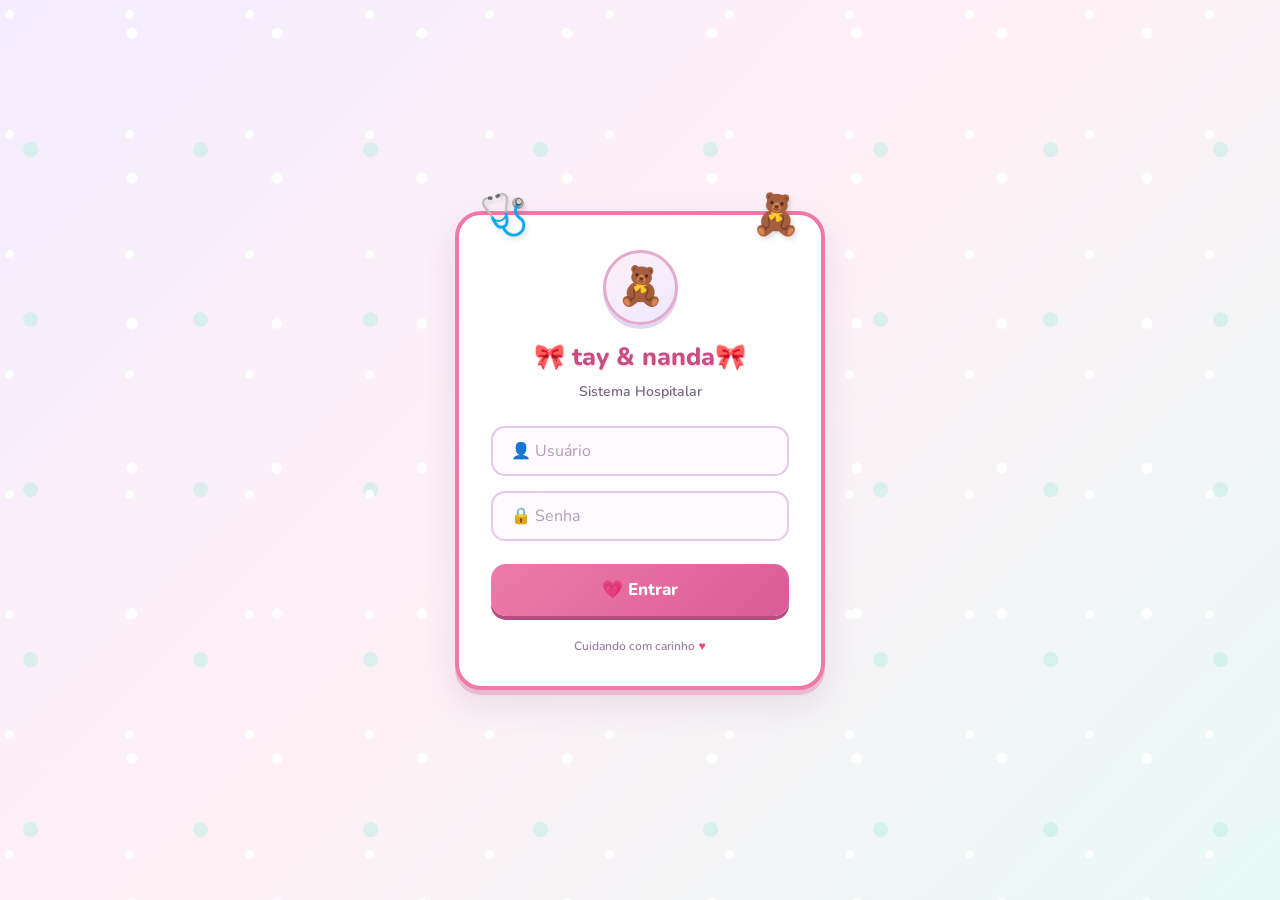
<file: frontend/index.html>
<!DOCTYPE html>
<html lang="pt-BR">
<head>
  <meta charset="UTF-8">
  <meta name="viewport" content="width=device-width, initial-scale=1.0">

  <title>Hospital Hello Kitty</title>

  <link rel="preconnect" href="https://fonts.googleapis.com">
  <link rel="preconnect" href="https://fonts.gstatic.com" crossorigin>
  <link href="https://fonts.googleapis.com/css2?family=Nunito:wght@400;600;700;800&display=swap" rel="stylesheet">

  <style>
    * {
      box-sizing: border-box;
    }

    body {
      margin: 0;
      min-height: 100vh;

      display: flex;
      align-items: center;
      justify-content: center;

      font-family: 'Nunito', sans-serif;

      background:
        radial-gradient(circle at 15% 20%, #ffffff 0 4px, transparent 5px),
        radial-gradient(circle at 80% 25%, #ffffff 0 5px, transparent 6px),
        radial-gradient(circle at 30% 80%, #ffffff 0 3px, transparent 4px),
        linear-gradient(135deg, #ffd9e8, #fff3f8);

      background-size:
        100px 100px,
        130px 130px,
        90px 90px,
        cover;
    }

    /* Cartão principal */
    .container {
      width: 370px;
      padding: 35px 32px 32px;

      background: rgba(255, 255, 255, 0.97);

      border: 4px solid #ff9fbe;
      border-radius: 30px;

      box-shadow:
        0 15px 35px rgba(214, 91, 132, 0.25),
        0 5px 0 #ffb8cf;

      text-align: center;

      position: relative;
    }

    /* Laços decorativos */
    .container::before,
    .container::after {
      content: "🎀";

      position: absolute;
      top: -27px;

      font-size: 40px;

      filter: drop-shadow(2px 3px 2px rgba(0, 0, 0, 0.12));
    }

    .container::before {
      left: 20px;
    }

    .container::after {
      right: 20px;
    }

    /* Título */
    h2 {
      margin: 8px 0 8px;

      color: #e83f78;

      font-size: 25px;
      font-weight: 800;

      text-shadow: 1px 2px 0 #ffd1e0;
    }

    .subtitulo {
      margin-bottom: 25px;

      color: #c97895;
      font-size: 14px;
      font-weight: 600;
    }

    /* Ícone médico */
    .icone-medico {
      width: 75px;
      height: 75px;

      margin: 0 auto 15px;

      display: flex;
      align-items: center;
      justify-content: center;

      background: #ffe5ef;

      border: 3px solid #ffabc6;
      border-radius: 50%;

      font-size: 38px;

      box-shadow: 0 5px 0 #ffc5d8;
    }

    /* Campos */
    input {
      width: 100%;
      height: 50px;

      margin-bottom: 15px;
      padding: 0 18px;

      border: 2px solid #ffc1d5;
      border-radius: 18px;

      background: #fff8fb;

      color: #8b3b59;

      font-family: 'Nunito', sans-serif;
      font-size: 16px;

      outline: none;

      transition: 0.2s;
    }

    input::placeholder {
      color: #d99aae;
    }

    input:focus {
      border-color: #f36d9a;

      background: #ffffff;

      box-shadow:
        0 0 0 4px rgba(243, 109, 154, 0.12);
    }

    /* Botão */
    button {
      width: 100%;
      height: 52px;

      margin-top: 8px;

      border: none;
      border-radius: 20px;

      background: linear-gradient(
        135deg,
        #f45183,
        #e93670
      );

      color: white;

      font-family: 'Nunito', sans-serif;
      font-size: 17px;
      font-weight: 800;

      cursor: pointer;

      box-shadow: 0 5px 0 #bd2859;

      transition: 0.15s;
    }

    button:hover {
      transform: translateY(-2px);

      box-shadow: 0 7px 0 #bd2859;

      background: linear-gradient(
        135deg,
        #ff5d91,
        #ed3c76
      );
    }

    button:active {
      transform: translateY(3px);

      box-shadow: 0 2px 0 #bd2859;
    }

    /* Rodapé */
    .rodape {
      margin-top: 22px;

      color: #d28aa2;

      font-size: 12px;
      font-weight: 600;
    }

    .coracao {
      color: #ed477d;
    }

    /* Responsivo */
    @media (max-width: 450px) {
      .container {
        width: calc(100% - 30px);
        padding: 30px 25px;
      }

      h2 {
        font-size: 22px;
      }
    }
  </style>
  <link rel="stylesheet" href="css/tema-clinica.css">
</head>

<body>

  <div class="container">

    <div class="icone-medico">
      🩺
    </div>

    <h2>🎀 tay & nanda🎀</h2>

    <div class="subtitulo">
      Sistema Hospitalar
    </div>

    <input
      id="usuario"
      type="text"
      placeholder="👤 Usuário"
    >

    <input
      id="senha"
      type="password"
      placeholder="🔒 Senha"
    >

    <button onclick="login()">
      💗 Entrar
    </button>

    <div class="rodape">
      Cuidando com carinho <span class="coracao">♥</span>
    </div>

  </div>


  <script>
    function login() {

      fetch("/login", {
        method: "POST",

        headers: {
          "Content-Type": "application/json"
        },

        body: JSON.stringify({
          usuario: document.getElementById("usuario").value,
          senha: document.getElementById("senha").value
        })
      })

      .then(r => r.json())

      .then(data => {

        if (data.tipo === "triagem") {
          location.href = "triagem.html";
        }

        if (data.tipo === "medico") {
          location.href = "medico.html";
        }

        if (data.tipo === "atendimento") {
          location.href = "atendimento.html";
        }

      })

      .catch(error => {
        console.error("Erro no login:", error);

        alert("Não foi possível conectar ao servidor.");
      });
    }
  </script>

</body>
</html>
</file>
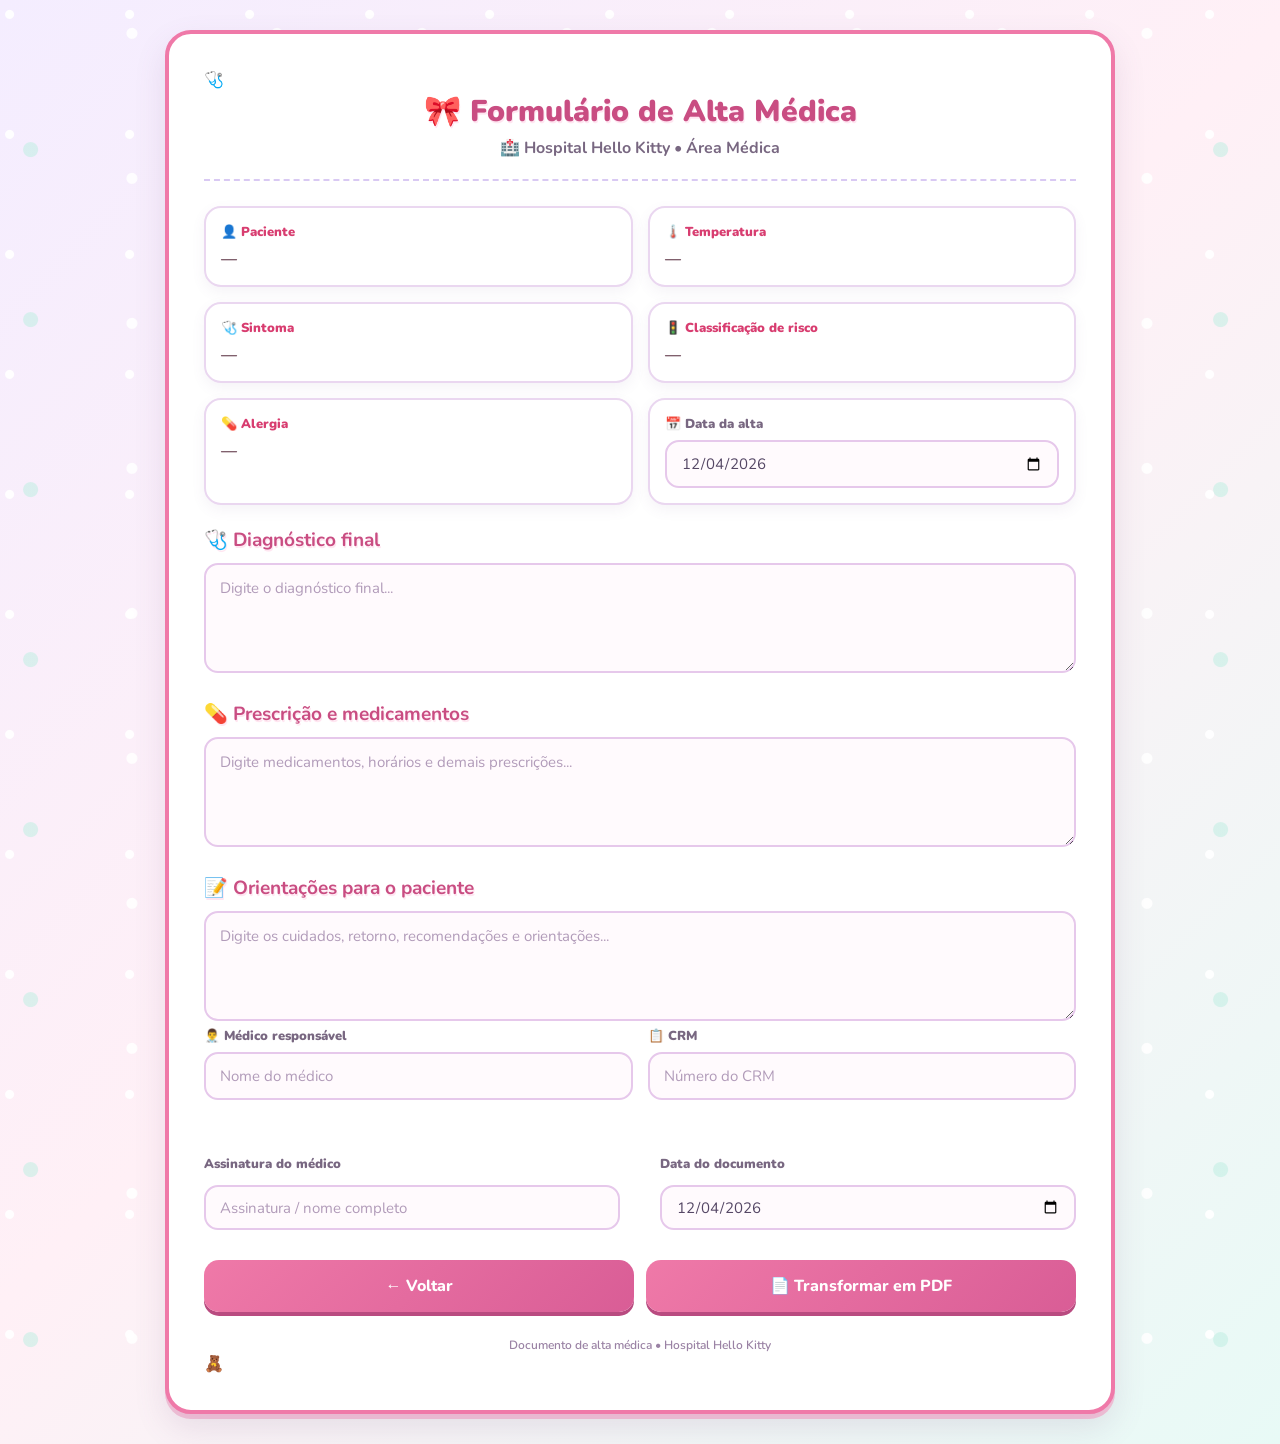
<file: frontend/alta.html>
<!DOCTYPE html>
<html lang="pt-BR">

<head>

  <meta charset="UTF-8">

  <meta
    name="viewport"
    content="width=device-width, initial-scale=1.0">

  <title>Alta Médica — Hospital Hello Kitty</title>

  <link rel="preconnect"
        href="https://fonts.googleapis.com">

  <link rel="preconnect"
        href="https://fonts.gstatic.com"
        crossorigin>

  <link
    href="https://fonts.googleapis.com/css2?family=Nunito:wght@400;600;700;800;900&display=swap"
    rel="stylesheet">


  <style>

    * { box-sizing: border-box; }

    body {
      margin: 0;
      min-height: 100vh;
      padding: 30px 15px;
      font-family: 'Nunito', sans-serif;
      background: linear-gradient(135deg, #ffd9e8, #fff3f8);
    }

    .container {
      width: 100%;
      max-width: 950px;
      margin: auto;
      padding: 35px;
      background: white;
      border: 4px solid #ff9fbe;
      border-radius: 30px;
      box-shadow: 0 15px 35px rgba(214,91,132,.22);
    }

    .cabecalho {
      text-align: center;
      border-bottom: 2px dashed #ffc1d5;
      padding-bottom: 20px;
      margin-bottom: 25px;
    }

    h1 {
      margin: 0;
      color: #e83f78;
      font-size: 30px;
      font-weight: 900;
    }

    .subtitulo {
      color: #c97895;
      margin-top: 5px;
      font-weight: 700;
    }

    .dados, .duas-colunas {
      display: grid;
      grid-template-columns: repeat(2, 1fr);
      gap: 15px;
      margin-bottom: 20px;
    }

    .campo {
      padding: 15px;
      background: #fff7fa;
      border: 2px solid #ffc5d8;
      border-radius: 16px;
    }

    .campo strong, label {
      display: block;
      color: #d83d70;
      font-size: 13px;
      font-weight: 900;
      margin-bottom: 7px;
    }

    .campo span {
      color: #6f4a59;
      font-weight: 700;
    }

    .secao { margin-top: 22px; }

    .secao h2 {
      color: #d83d70;
      font-size: 19px;
      margin-bottom: 10px;
    }

    textarea, input {
      width: 100%;
      padding: 13px 14px;
      border: 2px solid #ffc5d8;
      border-radius: 14px;
      font-family: 'Nunito', sans-serif;
      font-size: 15px;
      outline: none;
      color: #6f4a59;
      background: #fffafd;
    }

    textarea {
      min-height: 110px;
      resize: vertical;
    }

    input { height: 48px; }

    textarea:focus, input:focus {
      border-color: #f36d9a;
      box-shadow: 0 0 0 4px rgba(243,109,154,.10);
      background: white;
    }

    .botoes {
      display: flex;
      gap: 12px;
      margin-top: 30px;
    }

    button {
      flex: 1;
      height: 52px;
      border: none;
      border-radius: 17px;
      color: white;
      font-family: 'Nunito', sans-serif;
      font-size: 16px;
      font-weight: 900;
      cursor: pointer;
    }

    .btn-pdf {
      background: linear-gradient(135deg, #f45183, #e93670);
      box-shadow: 0 4px 0 #bd2859;
    }

    .btn-voltar {
      background: #ffabc6;
      box-shadow: 0 4px 0 #dc6d91;
    }

    .assinatura {
      margin-top: 55px;
      display: grid;
      grid-template-columns: 1fr 1fr;
      gap: 40px;
    }

    .assinatura input {
      height: 45px;
      margin-top: 5px;
    }

    .rodape {
      text-align: center;
      margin-top: 25px;
      color: #d28aa2;
      font-size: 12px;
      font-weight: 600;
    }

    @media print {
      @page { size: A4; margin: 15mm; }

      body {
        background: white;
        padding: 0;
      }

      .container {
        border: none;
        box-shadow: none;
        max-width: none;
        padding: 0;
      }

      .botoes, .rodape {
        display: none;
      }

      textarea, input {
        border: none;
        padding-left: 0;
        padding-right: 0;
        background: white;
      }

      .campo {
        break-inside: avoid;
      }
    }

    @media (max-width: 600px) {
      .container { padding: 22px; }
      .dados, .duas-colunas, .assinatura { grid-template-columns: 1fr; }
      .botoes { flex-direction: column; }
    }

  </style>

  <link rel="stylesheet" href="css/tema-clinica.css">
</head>


<body>


<div class="container">

  <div class="cabecalho">
    <h1>🎀 Formulário de Alta Médica</h1>
    <div class="subtitulo">🏥 Hospital Hello Kitty • Área Médica</div>
  </div>

  <div class="dados">

    <div class="campo">
      <strong>👤 Paciente</strong>
      <span id="nome">—</span>
    </div>

    <div class="campo">
      <strong>🌡️ Temperatura</strong>
      <span id="temperatura">—</span>
    </div>

    <div class="campo">
      <strong>🩺 Sintoma</strong>
      <span id="sintoma">—</span>
    </div>

    <div class="campo">
      <strong>🚦 Classificação de risco</strong>
      <span id="risco">—</span>
    </div>

    <div class="campo">
      <strong>💊 Alergia</strong>
      <span id="alergia">—</span>
    </div>

    <div class="campo">
      <label for="dataAlta">📅 Data da alta</label>
      <input type="date" id="dataAlta">
    </div>

  </div>

  <div class="secao">
    <h2>🩺 Diagnóstico final</h2>
    <textarea id="diagnostico" placeholder="Digite o diagnóstico final..."></textarea>
  </div>

  <div class="secao">
    <h2>💊 Prescrição e medicamentos</h2>
    <textarea id="medicacao" placeholder="Digite medicamentos, horários e demais prescrições..."></textarea>
  </div>

  <div class="secao">
    <h2>📝 Orientações para o paciente</h2>
    <textarea id="orientacoes" placeholder="Digite os cuidados, retorno, recomendações e orientações..."></textarea>
  </div>

  <div class="duas-colunas">
    <div>
      <label for="medico">👨‍⚕️ Médico responsável</label>
      <input id="medico" placeholder="Nome do médico">
    </div>

    <div>
      <label for="crm">📋 CRM</label>
      <input id="crm" placeholder="Número do CRM">
    </div>
  </div>

  <div class="assinatura">
    <div>
      <label for="assinaturaMedico">Assinatura do médico</label>
      <input id="assinaturaMedico" placeholder="Assinatura / nome completo">
    </div>

    <div>
      <label for="dataDocumento">Data do documento</label>
      <input id="dataDocumento" type="date">
    </div>
  </div>

  <div class="botoes">
    <button class="btn-voltar" onclick="window.close()">← Voltar</button>
    <button class="btn-pdf" onclick="gerarPDF()">📄 Transformar em PDF</button>
  </div>

  <div class="rodape">
    Documento de alta médica • Hospital Hello Kitty
  </div>

</div>

<script>

const dados = JSON.parse(localStorage.getItem("pacienteAlta"));

if (!dados) {
  alert("❌ Nenhum paciente foi selecionado.");
} else {
  document.getElementById("nome").textContent = dados.nome || "Não informado";
  document.getElementById("temperatura").textContent =
    dados.temperatura !== undefined && dados.temperatura !== ""
      ? dados.temperatura + "°C"
      : "Não informada";
  document.getElementById("sintoma").textContent = dados.sintoma || "Não informado";
  document.getElementById("risco").textContent = dados.risco || "Não informado";
  document.getElementById("alergia").textContent = dados.alergia || "Nenhuma";
}

const hoje = new Date();
const dataHoje = hoje.toISOString().split("T")[0];
document.getElementById("dataAlta").value = dataHoje;
document.getElementById("dataDocumento").value = dataHoje;

function gerarPDF() {
  const paciente = document.getElementById("nome").textContent;

  if (!paciente || paciente === "—") {
    alert("❌ Selecione um paciente antes de gerar a alta.");
    return;
  }

  const diagnostico = document.getElementById("diagnostico").value.trim();
  const medico = document.getElementById("medico").value.trim();

  if (!diagnostico) {
    alert("🩺 Preencha o diagnóstico final antes de gerar o PDF.");
    document.getElementById("diagnostico").focus();
    return;
  }

  if (!medico) {
    alert("👨‍⚕️ Informe o médico responsável antes de gerar o PDF.");
    document.getElementById("medico").focus();
    return;
  }

  // O navegador abre a impressão já formatada para A4.
  // Basta escolher "Salvar como PDF" para gerar o arquivo.
  window.print();
}

</script>


</body>

</html>
</file>
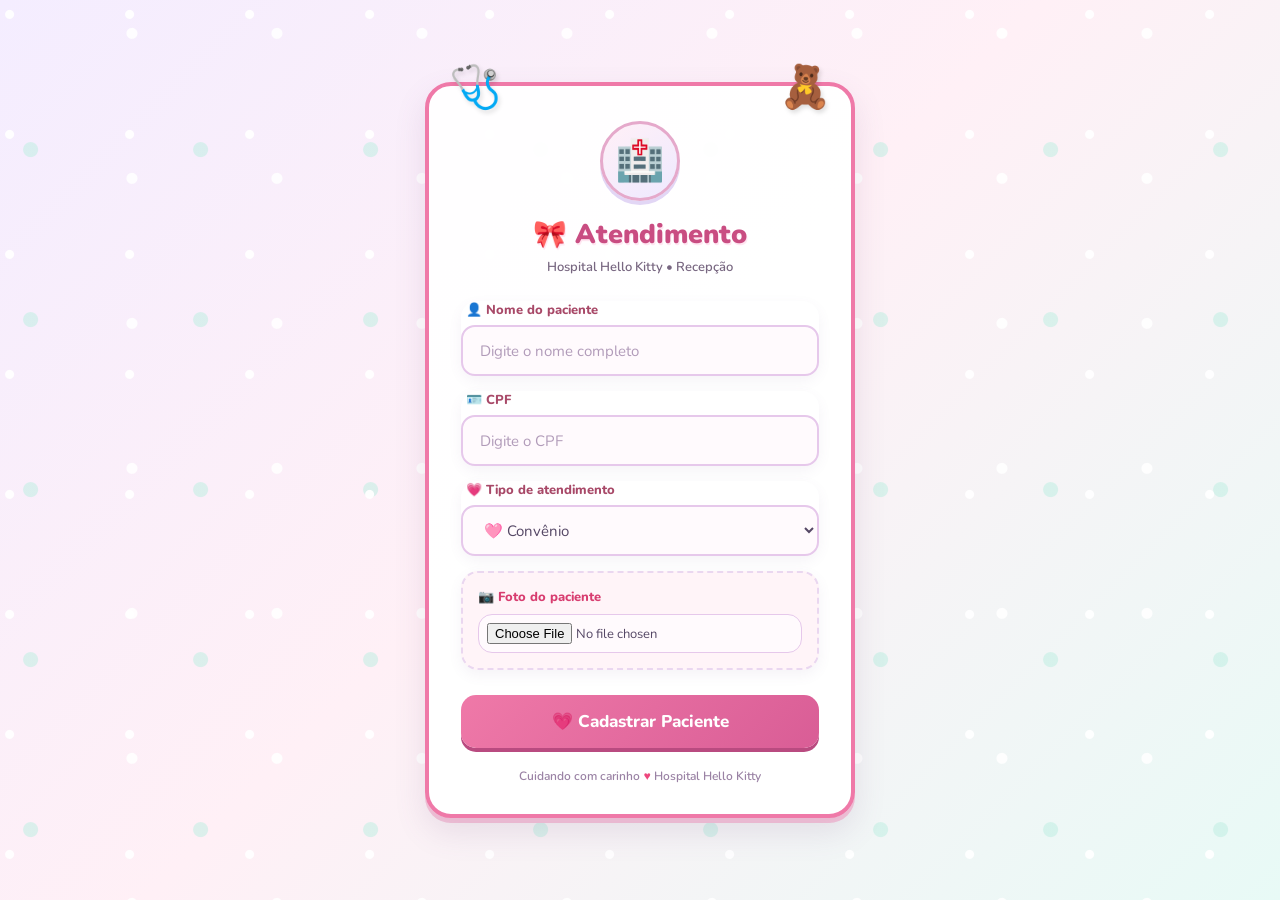
<file: frontend/atendimento.html>
<!DOCTYPE html>
<html lang="pt-BR">

<head>

  <meta charset="UTF-8">

  <meta name="viewport"
        content="width=device-width, initial-scale=1.0">

  <title>Atendimento — Hospital Hello Kitty</title>

  <link rel="preconnect"
        href="https://fonts.googleapis.com">

  <link rel="preconnect"
        href="https://fonts.gstatic.com"
        crossorigin>

  <link href="https://fonts.googleapis.com/css2?family=Nunito:wght@400;600;700;800;900&display=swap"
        rel="stylesheet">


  <style>

    * {
      box-sizing: border-box;
    }


    body {

      margin: 0;

      min-height: 100vh;

      display: flex;

      align-items: center;

      justify-content: center;

      padding: 25px 15px;

      font-family:
        'Nunito',
        sans-serif;

      background:

        radial-gradient(
          circle at 10% 15%,
          #ffffff 0 4px,
          transparent 5px
        ),

        radial-gradient(
          circle at 85% 20%,
          #ffffff 0 5px,
          transparent 6px
        ),

        radial-gradient(
          circle at 20% 80%,
          #ffffff 0 4px,
          transparent 5px
        ),

        radial-gradient(
          circle at 90% 75%,
          #ffffff 0 3px,
          transparent 4px
        ),

        linear-gradient(
          135deg,
          #ffd9e8,
          #fff3f8
        );

      background-size:
        110px 110px,
        140px 140px,
        90px 90px,
        120px 120px,
        cover;
    }


    /* =================================
       CONTAINER
    ================================= */

    .container {

      width: 100%;

      max-width: 430px;

      padding: 35px 32px 30px;

      background:
        rgba(255,255,255,.97);

      border: 4px solid #ff9fbe;

      border-radius: 30px;

      box-shadow:

        0 15px 35px
        rgba(214,91,132,.22),

        0 5px 0
        #ffb8cf;

      text-align: center;

      position: relative;
    }


    /* =================================
       LAÇOS
    ================================= */

    .container::before,
    .container::after {

      content: "🎀";

      position: absolute;

      top: -27px;

      font-size: 42px;

      filter:
        drop-shadow(
          2px 3px 2px
          rgba(0,0,0,.12)
        );
    }


    .container::before {
      left: 20px;
    }


    .container::after {
      right: 20px;
    }


    /* =================================
       ÍCONE
    ================================= */

    .icone {

      width: 80px;

      height: 80px;

      margin: 0 auto 15px;

      display: flex;

      align-items: center;

      justify-content: center;

      background: #ffe5ef;

      border: 3px solid #ffabc6;

      border-radius: 50%;

      font-size: 40px;

      box-shadow:
        0 5px 0 #ffc5d8;
    }


    /* =================================
       TÍTULO
    ================================= */

    h2 {

      margin: 0;

      color: #e83f78;

      font-size: 27px;

      font-weight: 900;

      text-shadow:
        1px 2px 0 #ffd1e0;
    }


    .subtitulo {

      margin-top: 5px;

      margin-bottom: 25px;

      color: #c97895;

      font-size: 13px;

      font-weight: 600;
    }


    /* =================================
       FORMULÁRIO
    ================================= */

    .campo {

      text-align: left;

      margin-bottom: 15px;
    }


    .campo label {

      display: block;

      margin: 0 0 6px 5px;

      color: #a84968;

      font-size: 13px;

      font-weight: 800;
    }


    input,
    select {

      width: 100%;

      height: 51px;

      padding: 0 17px;

      border: 2px solid #ffc1d5;

      border-radius: 17px;

      background: #fff8fb;

      color: #8b3b59;

      font-family:
        'Nunito',
        sans-serif;

      font-size: 15px;

      outline: none;

      transition: .2s;
    }


    input::placeholder {

      color: #d49aad;
    }


    input:focus,
    select:focus {

      border-color:
        #f36d9a;

      background: white;

      box-shadow:
        0 0 0 4px
        rgba(243,109,154,.10);
    }


    /* =================================
       CAMPO DE FOTO
    ================================= */

    .foto-box {

      padding: 15px;

      background: #fff4f8;

      border: 2px dashed #ffabc6;

      border-radius: 17px;

      text-align: left;

      margin-bottom: 20px;
    }


    .foto-titulo {

      color: #d83d70;

      font-size: 13px;

      font-weight: 800;

      margin-bottom: 8px;
    }


    .foto-box input {

      height: auto;

      padding: 8px;

      background: white;

      border: 1px solid #ffc5d8;

      font-size: 13px;
    }


    /* =================================
       BOTÃO
    ================================= */

    button {

      width: 100%;

      height: 53px;

      margin-top: 5px;

      border: none;

      border-radius: 19px;

      background:
        linear-gradient(
          135deg,
          #f45183,
          #e93670
        );

      color: white;

      font-family:
        'Nunito',
        sans-serif;

      font-size: 17px;

      font-weight: 900;

      cursor: pointer;

      box-shadow:
        0 5px 0 #bd2859;

      transition: .15s;
    }


    button:hover {

      transform:
        translateY(-2px);

      box-shadow:
        0 7px 0 #bd2859;

      background:
        linear-gradient(
          135deg,
          #ff5d91,
          #ed3c76
        );
    }


    button:active {

      transform:
        translateY(3px);

      box-shadow:
        0 2px 0 #bd2859;
    }


    /* =================================
       MENSAGEM
    ================================= */

    #mensagem {

      display: none;

      margin-top: 18px;

      padding: 12px;

      border-radius: 15px;

      background: #e5f8ec;

      border: 2px solid #a6dfb6;

      color: #218838;

      font-size: 13px;

      font-weight: 800;
    }


    /* =================================
       RODAPÉ
    ================================= */

    .rodape {

      margin-top: 20px;

      color: #d28aa2;

      font-size: 12px;

      font-weight: 600;
    }


    .coracao {

      color: #ed477d;
    }


    /* =================================
       RESPONSIVO
    ================================= */

    @media (max-width: 450px) {

      .container {

        padding: 30px 22px 25px;
      }


      h2 {

        font-size: 23px;
      }


      .icone {

        width: 70px;

        height: 70px;

        font-size: 34px;
      }

    }

  </style>

  <link rel="stylesheet" href="css/tema-clinica.css">
</head>


<body>


<div class="container">


  <!-- ÍCONE -->

  <div class="icone">

    🏥

  </div>


  <!-- TÍTULO -->

  <h2>
    🎀 Atendimento
  </h2>


  <div class="subtitulo">

    Hospital Hello Kitty
    • Recepção

  </div>


  <!-- NOME -->

  <div class="campo">

    <label>
      👤 Nome do paciente
    </label>

    <input
      id="nome"
      placeholder="Digite o nome completo"
    >

  </div>


  <!-- CPF -->

  <div class="campo">

    <label>
      🪪 CPF
    </label>

    <input
      id="cpf"
      placeholder="Digite o CPF"
      maxlength="14"
    >

  </div>


  <!-- TIPO -->

  <div class="campo">

    <label>
      💗 Tipo de atendimento
    </label>

    <select id="tipo">

      <option value="Convenio">
        🩷 Convênio
      </option>

      <option value="Particular">
        💕 Particular
      </option>

    </select>

  </div>


  <!-- FOTO -->

  <div class="foto-box">

    <div class="foto-titulo">

      📷 Foto do paciente

    </div>


    <input
      type="file"
      id="foto"
      accept="image/*"
    >

  </div>


  <!-- BOTÃO -->

  <button onclick="cadastrar()">

    💗 Cadastrar Paciente

  </button>


  <!-- MENSAGEM -->

  <div id="mensagem">

    ✅ Paciente enviado para a triagem!

  </div>


  <!-- RODAPÉ -->

  <div class="rodape">

    Cuidando com carinho
    <span class="coracao">♥</span>
    Hospital Hello Kitty

  </div>


</div>


<script>


function cadastrar() {

  const nome =
    document.getElementById(
      "nome"
    ).value;

  const cpf =
    document.getElementById(
      "cpf"
    ).value;

  const tipo =
    document.getElementById(
      "tipo"
    ).value;


  if (!nome.trim()) {

    alert(
      "🎀 Digite o nome do paciente."
    );

    return;
  }


  if (!cpf.trim()) {

    alert(
      "🪪 Digite o CPF do paciente."
    );

    return;
  }


  fetch(
    "/atendimento",
    {

      method: "POST",

      headers: {
        "Content-Type":
          "application/json"
      },

      body: JSON.stringify({

        nome: nome,

        cpf: cpf,

        tipo: tipo

      })

    }
  )


  .then(r => {

    if (!r.ok) {
      throw new Error(
        "Erro no cadastro"
      );
    }

    return r.json();

  })


  .then(() => {

    const mensagem =
      document.getElementById(
        "mensagem"
      );


    mensagem.style.display =
      "block";


    alert(
      "💗 Paciente enviado para triagem!"
    );


    document.getElementById(
      "nome"
    ).value = "";


    document.getElementById(
      "cpf"
    ).value = "";


    document.getElementById(
      "tipo"
    ).value = "Convenio";


    document.getElementById(
      "foto"
    ).value = "";

  })


  .catch(error => {

    console.error(error);


    alert(
      "❌ Não foi possível cadastrar o paciente."
    );

  });

}

</script>


</body>

</html>
</file>
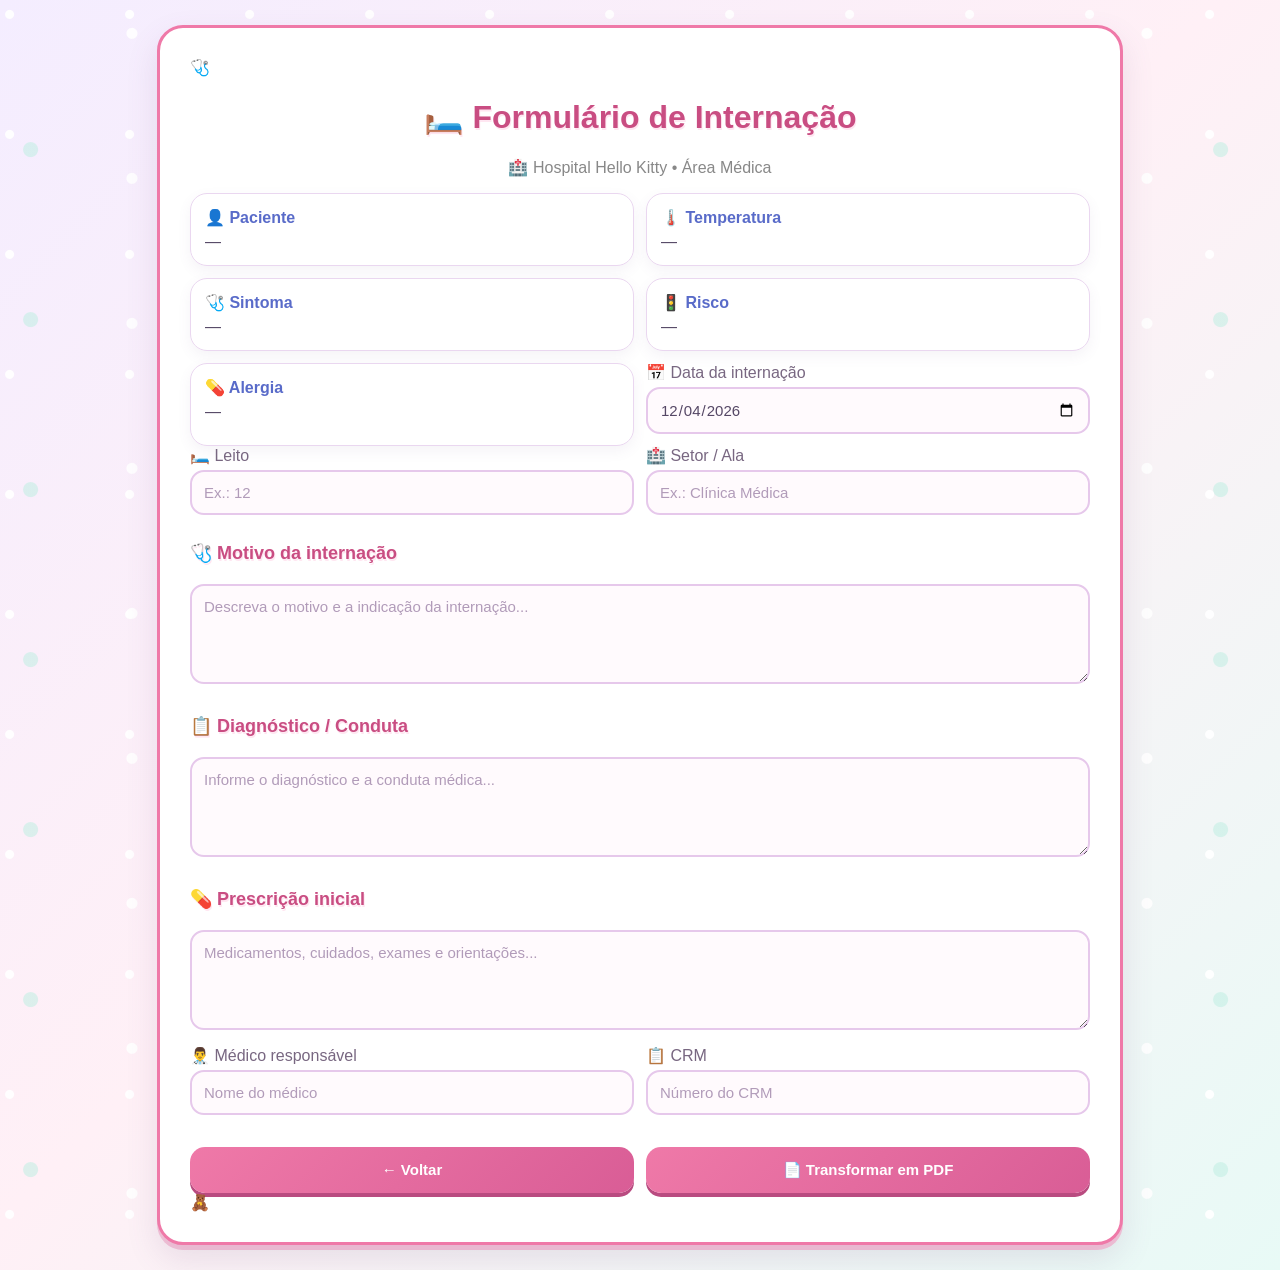
<file: frontend/internacao.html>
<!DOCTYPE html><html lang="pt-BR"><head><meta charset="UTF-8"><meta name="viewport" content="width=device-width, initial-scale=1.0"><title>Internação — Hospital Hello Kitty</title><style>body{font-family:Arial,sans-serif;background:#f4f5ff;margin:0;padding:25px}.container{max-width:900px;margin:auto;background:#fff;border:3px solid #aebaff;border-radius:25px;padding:30px}h1{color:#596bc9;text-align:center}h2{color:#596bc9;font-size:18px}.dados{display:grid;grid-template-columns:1fr 1fr;gap:12px}.campo{padding:14px;background:#f7f8ff;border:1px solid #cbd2ff;border-radius:12px}.campo strong{display:block;color:#596bc9;margin-bottom:6px}input,textarea{width:100%;box-sizing:border-box;padding:12px;border:2px solid #cbd2ff;border-radius:12px;margin:5px 0 12px;font-size:15px}textarea{min-height:100px}.botoes{display:flex;gap:12px;margin-top:20px}button{flex:1;padding:14px;border:0;border-radius:14px;color:#fff;font-weight:bold;font-size:15px;cursor:pointer}.pdf{background:#596bc9}.voltar{background:#aebaff}@media print{@page{size:A4;margin:15mm}body{background:#fff;padding:0}.container{border:0;padding:0}.botoes{display:none}input,textarea{border:0}.campo{break-inside:avoid}}@media(max-width:600px){.dados{grid-template-columns:1fr}.botoes{flex-direction:column}}</style>  <link rel="stylesheet" href="css/tema-clinica.css">
</head><body><div class="container"><h1>🛏️ Formulário de Internação</h1><p style="text-align:center;color:#888">🏥 Hospital Hello Kitty • Área Médica</p><div class="dados"><div class="campo"><strong>👤 Paciente</strong><span id="nome">—</span></div><div class="campo"><strong>🌡️ Temperatura</strong><span id="temperatura">—</span></div><div class="campo"><strong>🩺 Sintoma</strong><span id="sintoma">—</span></div><div class="campo"><strong>🚦 Risco</strong><span id="risco">—</span></div><div class="campo"><strong>💊 Alergia</strong><span id="alergia">—</span></div><div><label>📅 Data da internação</label><input id="data" type="date"></div></div><div class="dados"><div><label>🛏️ Leito</label><input id="leito" placeholder="Ex.: 12"></div><div><label>🏥 Setor / Ala</label><input id="setor" placeholder="Ex.: Clínica Médica"></div></div><h2>🩺 Motivo da internação</h2><textarea id="motivo" placeholder="Descreva o motivo e a indicação da internação..."></textarea><h2>📋 Diagnóstico / Conduta</h2><textarea id="diagnostico" placeholder="Informe o diagnóstico e a conduta médica..."></textarea><h2>💊 Prescrição inicial</h2><textarea id="prescricao" placeholder="Medicamentos, cuidados, exames e orientações..."></textarea><div class="dados"><div><label>👨‍⚕️ Médico responsável</label><input id="medico" placeholder="Nome do médico"></div><div><label>📋 CRM</label><input id="crm" placeholder="Número do CRM"></div></div><div class="botoes"><button class="voltar" onclick="window.close()">← Voltar</button><button class="pdf" onclick="gerarPDF()">📄 Transformar em PDF</button></div></div><script>const d=JSON.parse(localStorage.getItem('pacienteInternacao'));if(d){nome.textContent=d.nome||'Não informado';temperatura.textContent=d.temperatura!==undefined&&d.temperatura!==''?d.temperatura+'°C':'Não informada';sintoma.textContent=d.sintoma||'Não informado';risco.textContent=d.risco||'Não informado';alergia.textContent=d.alergia||'Nenhuma'}data.value=new Date().toISOString().split('T')[0];function gerarPDF(){if(!motivo.value.trim()){alert('🩺 Preencha o motivo da internação.');motivo.focus();return}if(!medico.value.trim()){alert('👨‍⚕️ Informe o médico responsável.');medico.focus();return}window.print()}</script></body></html>
</file>
<file: frontend/css/tema-clinica.css>
/* Tema visual: clínica infantil inspirada em brinquedos e cuidados médicos.
   Camada exclusivamente visual; não altera scripts, rotas ou integrações. */
:root {
  --clinic-pink: #ef79a8;
  --clinic-pink-dark: #c94d82;
  --clinic-pink-soft: #fff0f6;
  --clinic-lilac: #a99be8;
  --clinic-lilac-dark: #7164b6;
  --clinic-mint: #bfeee2;
  --clinic-teal: #4aab9c;
  --clinic-ink: #554765;
  --clinic-border: #f2c3d8;
}
html { min-height: 100%; }
body {
  font-family: 'Nunito', 'Trebuchet MS', Arial, sans-serif !important;
  color: var(--clinic-ink);
  background:
    radial-gradient(circle at 8% 12%, rgba(255,255,255,.95) 0 4px, transparent 5px),
    radial-gradient(circle at 91% 23%, rgba(255,255,255,.9) 0 5px, transparent 6px),
    radial-gradient(circle at 18% 88%, rgba(191,238,226,.55) 0 7px, transparent 8px),
    linear-gradient(135deg, #f4edff 0%, #fff0f6 48%, #e8faf6 100%) !important;
  background-size: 120px 120px, 145px 145px, 170px 170px, cover !important;
}
.container, .tv-container, .painel, .conteudo {
  border-color: var(--clinic-pink) !important;
}
.container {
  border-radius: 26px !important;
  box-shadow: 0 14px 32px rgba(117, 82, 137, .14), 0 5px 0 #f6c5da !important;
}
h1, h2, h3, .titulo, .titulo-area h1, .titulo-area h2 {
  color: var(--clinic-pink-dark) !important;
  text-shadow: 1px 2px 0 rgba(255, 222, 236, .75);
}
p, label, small, .subtitulo { color: #786781; }
.cabecalho {
  border-color: #d9c9f3 !important;
}
.icone, .icone-medico {
  background: linear-gradient(145deg, #fff0f7, #eee9ff) !important;
  border-color: #e5a9cb !important;
  box-shadow: 0 4px 0 #e2d6f5 !important;
}
input, select, textarea {
  font-family: 'Nunito', 'Trebuchet MS', Arial, sans-serif !important;
  color: var(--clinic-ink) !important;
  background-color: #fffafd !important;
  border-color: #e6c8eb !important;
  border-radius: 14px !important;
}
input::placeholder, textarea::placeholder { color: #b19bb9 !important; }
input:focus, select:focus, textarea:focus {
  border-color: var(--clinic-pink) !important;
  box-shadow: 0 0 0 4px rgba(239,121,168,.15) !important;
  outline: none !important;
}
button, .btn-tv, .btn-abrir-tv, .pdf, .voltar {
  font-family: 'Nunito', 'Trebuchet MS', Arial, sans-serif !important;
  font-weight: 800 !important;
  border-radius: 15px !important;
  background: linear-gradient(135deg, #ef79a8, #d95d96) !important;
  color: #fff !important;
  border: 0 !important;
  box-shadow: 0 4px 0 #b94b80 !important;
  transition: transform .16s ease, box-shadow .16s ease, filter .16s ease !important;
}
button:hover, .btn-tv:hover, .btn-abrir-tv:hover, .pdf:hover, .voltar:hover {
  filter: brightness(1.05) saturate(1.04);
  transform: translateY(-1px);
}
button:active, .btn-tv:active, .btn-abrir-tv:active {
  transform: translateY(2px);
  box-shadow: 0 2px 0 #b94b80 !important;
}
.card, .campo, .pacientes-fila, .fila-item, .foto-box, .painel, .bloco {
  border-color: #ead7f0 !important;
  border-radius: 17px !important;
  box-shadow: 0 5px 14px rgba(117,82,137,.07) !important;
}
.card, .campo, .fila-item { background-color: rgba(255,255,255,.94) !important; }
.pacientes-fila, .foto-box { background-color: #fff4f8 !important; }
.fila-item:hover { border-color: #e8a5c8 !important; }
.verde { background: #54b99f !important; color: #fff !important; }
.amarelo { background: #f4c76b !important; color: #624b29 !important; }
.vermelho { background: #e46c87 !important; color: #fff !important; }
.rodape { color: #9a82a4 !important; }
a { color: var(--clinic-lilac-dark); }
hr { border-color: #e8d8f0; }
@media (max-width: 650px) {
  .container { padding: 22px !important; }
  .cabecalho { flex-wrap: wrap; }
  .dados, .duas-colunas { grid-template-columns: 1fr !important; }
}
/* A impressão de formulários continua limpa e legível. */
@media print {
  body { background: #fff !important; }
  .container { box-shadow: none !important; }
}

/* Identidade visual da clínica: bichinho de pelúcia + símbolo médico */
.icone-medico {
  font-size: 0 !important;
  position: relative;
}
.icone-medico::after {
  content: "🧸";
  font-size: 38px;
  line-height: 1;
}
.container::before { content: "🩺" !important; }
.container::after { content: "🧸" !important; }
</file>
